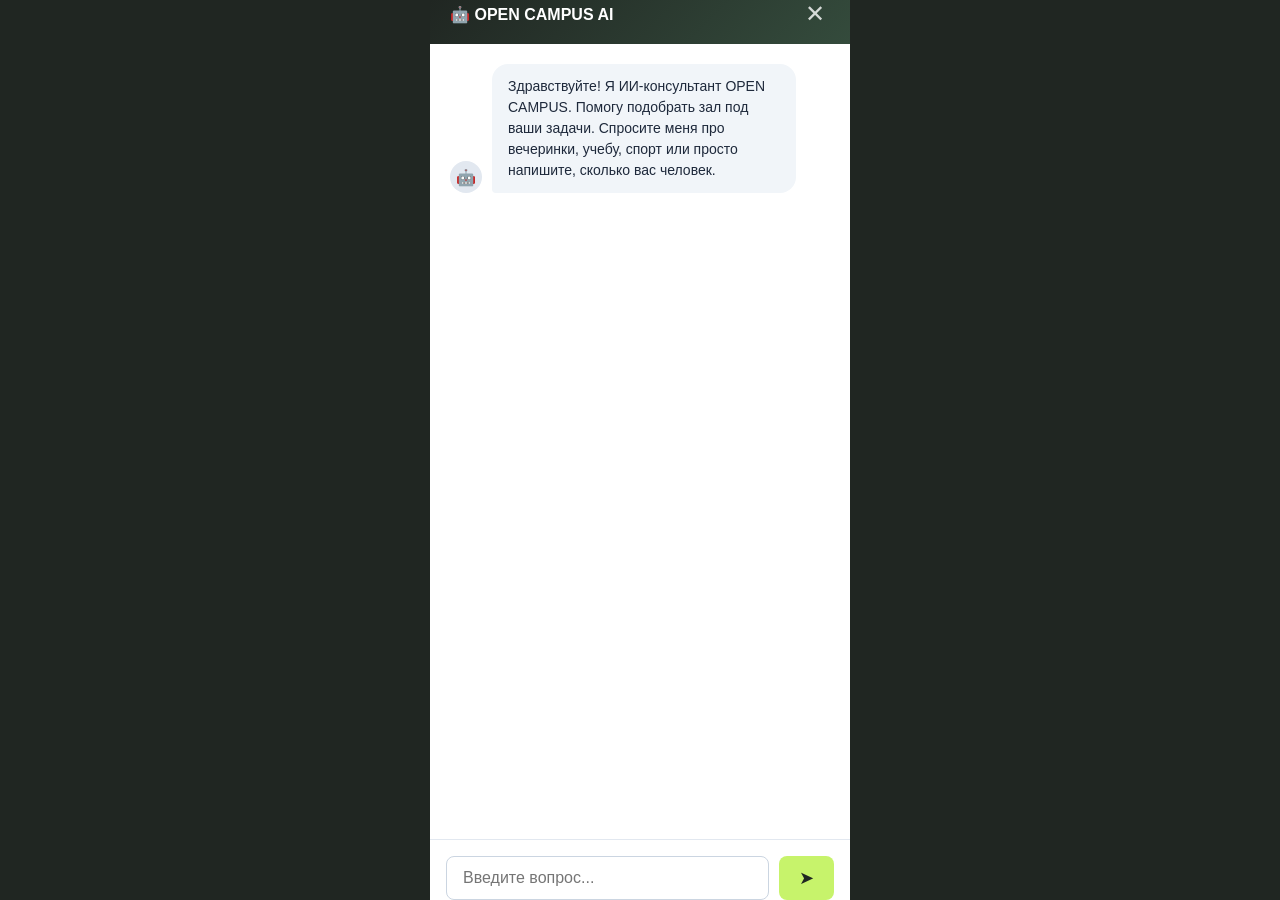
<file: ai.html>
<!DOCTYPE html>
<html lang="ru">
<head>
<meta charset="UTF-8">

<meta name="viewport" content="width=device-width, initial-scale=1.0, maximum-scale=1.0, user-scalable=no">
<title>ИИ-помощник | OPEN CAMPUS</title>
<style>
  * { box-sizing: border-box; margin: 0; padding: 0; font-family: 'Segoe UI', Tahoma, Geneva, Verdana, sans-serif; }
  body { background: #202622; display: flex; justify-content: center; align-items: center; min-height: 100vh; padding: 0; }


  .chat-container {
    width: 100%; max-width: 420px; background: #fff;
    display: flex; flex-direction: column; height: 100vh; max-height: 100%; overflow: hidden;
  }

  .chat-header {
    background: #344b3c; color: #fff; padding: 16px 20px;
    display: flex; justify-content: space-between; align-items: center;
    padding-top: env(safe-area-inset-top, 16px); /* Отступ для айфонов */
  }
  .chat-header h2 { font-size: 16px; font-weight: 600; display: flex; align-items: center; gap: 8px; }

  .chat-header .close-btn {
    background: none; border: none; color: #fff; font-size: 24px;
    cursor: pointer; opacity: 0.8; transition: 0.2s; padding: 0 5px;
  }
  .chat-header .close-btn:hover { opacity: 1; }

  .chat-messages {
    flex: 1; padding: 20px; overflow-y: auto; background: #fff;
    display: flex; flex-direction: column; gap: 16px;
  }

  .message-row { display: flex; align-items: flex-end; gap: 10px; }
  .message-row.user { flex-direction: row-reverse; }

  .avatar {
    width: 32px; height: 32px; border-radius: 50%; background: #e2e8f0;
    display: flex; justify-content: center; align-items: center; font-size: 16px; flex-shrink: 0;
  }
  .message-row.user .avatar { background: #344b3c; color: white; font-weight: bold; font-size: 14px; }

  .bubble {
    max-width: 80%; padding: 12px 16px; border-radius: 16px;
    font-size: 14px; line-height: 1.5; color: #1e293b;
  }
  .message-row.bot .bubble { background: #f1f5f9; border-bottom-left-radius: 4px; }
  .message-row.user .bubble { background: #344b3c; color: #fff; border-bottom-right-radius: 4px; }

  .chat-input-area {
    padding: 16px; background: #fff; border-top: 1px solid #e2e8f0;
    display: flex; gap: 10px; padding-bottom: env(safe-area-inset-bottom, 16px);
  }
  .chat-input-area input {
    flex: 1; padding: 12px 16px; border: 1px solid #cbd5e1;
    border-radius: 8px; outline: none; font-size: 16px; /* Защита от зума на iOS */
  }
  .chat-input-area input:focus { border-color: #344b3c; box-shadow: 0 0 0 3px rgba(199, 243, 107, 0.25); }

  .chat-input-area button {
    background: #344b3c; color: #fff; border: none; border-radius: 8px;
    padding: 0 20px; cursor: pointer; font-size: 18px; transition: 0.2s;
  }

  .chat-input-area button:hover { background: #263a2e; }

  .chat-messages::-webkit-scrollbar { width: 6px; }
  .chat-messages::-webkit-scrollbar-thumb { background: #cbd5e1; border-radius: 3px; }

  .chat-header { background: linear-gradient(135deg, #202622, #344b3c); }
  .chat-input-area button { background: #c7f36b; color: #202622; }
  .chat-input-area button:hover { background: #b5e65a; }
  .message-row.user .bubble { background: #344b3c; }

</style>
</head>
<body>

<div class="chat-container">
  <div class="chat-header">

    <h2>🤖 OPEN CAMPUS AI</h2>
    <button class="close-btn" onclick="window.parent.postMessage('close-chat', '*')">✕</button>

  </div>

  <div class="chat-messages" id="chat-messages">
    <div class="message-row bot">
      <div class="avatar">🤖</div>

      <div class="bubble">Здравствуйте! Я ИИ-консультант OPEN CAMPUS. Помогу подобрать зал под ваши задачи. Спросите меня про вечеринки, учебу, спорт или просто напишите, сколько вас человек.</div>

    </div>
  </div>

  <div class="chat-input-area">
    <input type="text" id="chat-input" placeholder="Введите вопрос..." autocomplete="off">
    <button id="chat-send">➤</button>
  </div>
</div>

<script>
  const FAQ = [
    { 
      keys: ["вечерин", "праздн", "днюх", "тусов", "дискотек", "концерт", "день рожден"], 
      answer: "Для вечеринки или праздника лучше всего подойдет Актовый зал (до 50 человек). Там есть сцена, свет и хорошая звуковая система." 
    },
    { 
      keys: ["спорт", "физкультур", "трениров", "играть", "мяч", "зал для спорт"], 
      answer: "Для спортивных мероприятий и тренировок отлично подойдет спортивный зал. Он просторный, есть разметка и место для инвентаря." 
    },
    { 
      keys: ["учеб", "урок", "занят", "репетитор", "лекци", "семинар", "читать", "тихо"], 
      answer: "Для учебы, лекций или тихих занятий рекомендую Библиотеку или Читальный зал (до 15-20 человек). Там тихо, есть Wi-Fi и проектор." 
    },
    { 
      keys: ["цена", "стоимость", "сколько стоит", "прайс", "почём", "почем"], 
      answer: "Аренда Большого зала — 5000 сом/час, Библиотеки — 2000 сом/час. Точную стоимость можно посмотреть в карточке зала при бронировании." 
    },
    { 
      keys: ["оборудован", "проектор", "экран", "звук", "микрофон", "доска"], 
      answer: "В залах есть проектор, экран, Wi-Fi и звук. По запросу выдаем микрофон и флипчарт." 
    },
    { 
      keys: ["бронь", "забронировать", "резерв", "записаться"], 
      answer: "Забронировать помещение можно прямо на нашем сайте: выберите зал в каталоге и нажмите «Выбрать время»." 
    },
    {
      keys: ["привет", "здравств", "добрый", "хай"],
      answer: "Здравствуйте! 😊 Напишите, для какого мероприятия ищете зал и сколько вас человек, я подскажу лучший вариант."
    }
  ];

  const messagesContainer = document.getElementById('chat-messages');
  const inputField = document.getElementById('chat-input');
  const sendBtn = document.getElementById('chat-send');

  function addMessage(text, sender) {
    const row = document.createElement('div');
    row.className = `message-row ${sender}`;
    
    const avatar = document.createElement('div');
    avatar.className = 'avatar';
    avatar.textContent = sender === 'user' ? 'Я' : '🤖';
    
    const bubble = document.createElement('div');
    bubble.className = 'bubble';
    bubble.textContent = text;

    row.appendChild(avatar);
    row.appendChild(bubble);
    messagesContainer.appendChild(row);
    
    messagesContainer.scrollTop = messagesContainer.scrollHeight;
  }

  function getAnswer(text) {
    const lower = text.toLowerCase().trim();

    // Умный поиск по цифрам (например, "20 человек", "15 гостей")
    const numbers = lower.match(/\d+/g);
    if (numbers) {
      const count = parseInt(numbers[0], 10);
      if (count > 0 && count <= 15) {
        return "Для компании из " + count + " человек отлично подойдет Библиотека (до 15 мест). Там уютно и тихо.";
      } else if (count > 15 && count <= 50) {
        return "Для " + count + " человек рекомендую Актовый зал (до 50 мест). Там достаточно места и есть проектор.";
      } else if (count > 50) {
        return "Для " + count + " человек лучше всего подойдет Большой актовый зал (до 120 мест) в Лицее №61.";
      }
    }

    // Поиск по ключевым словам
    const found = FAQ.find(item => item.keys.some(k => lower.includes(k)));
    if (found) return found.answer;

    return "Извините, я пока не знаю ответа на этот вопрос. Спросите про залы, вечеринки, учебу, цены или оборудование.";
  }

  function handleSend() {
    const text = inputField.value.trim();
    if (!text) return;

    addMessage(text, 'user');
    inputField.value = '';

    setTimeout(() => {
      const reply = getAnswer(text);
      addMessage(reply, 'bot');
    }, 500);
  }

  sendBtn.addEventListener('click', handleSend);
  inputField.addEventListener('keypress', (e) => {
    if (e.key === 'Enter') handleSend();
  });
</script>

</body>
</html>
</file>
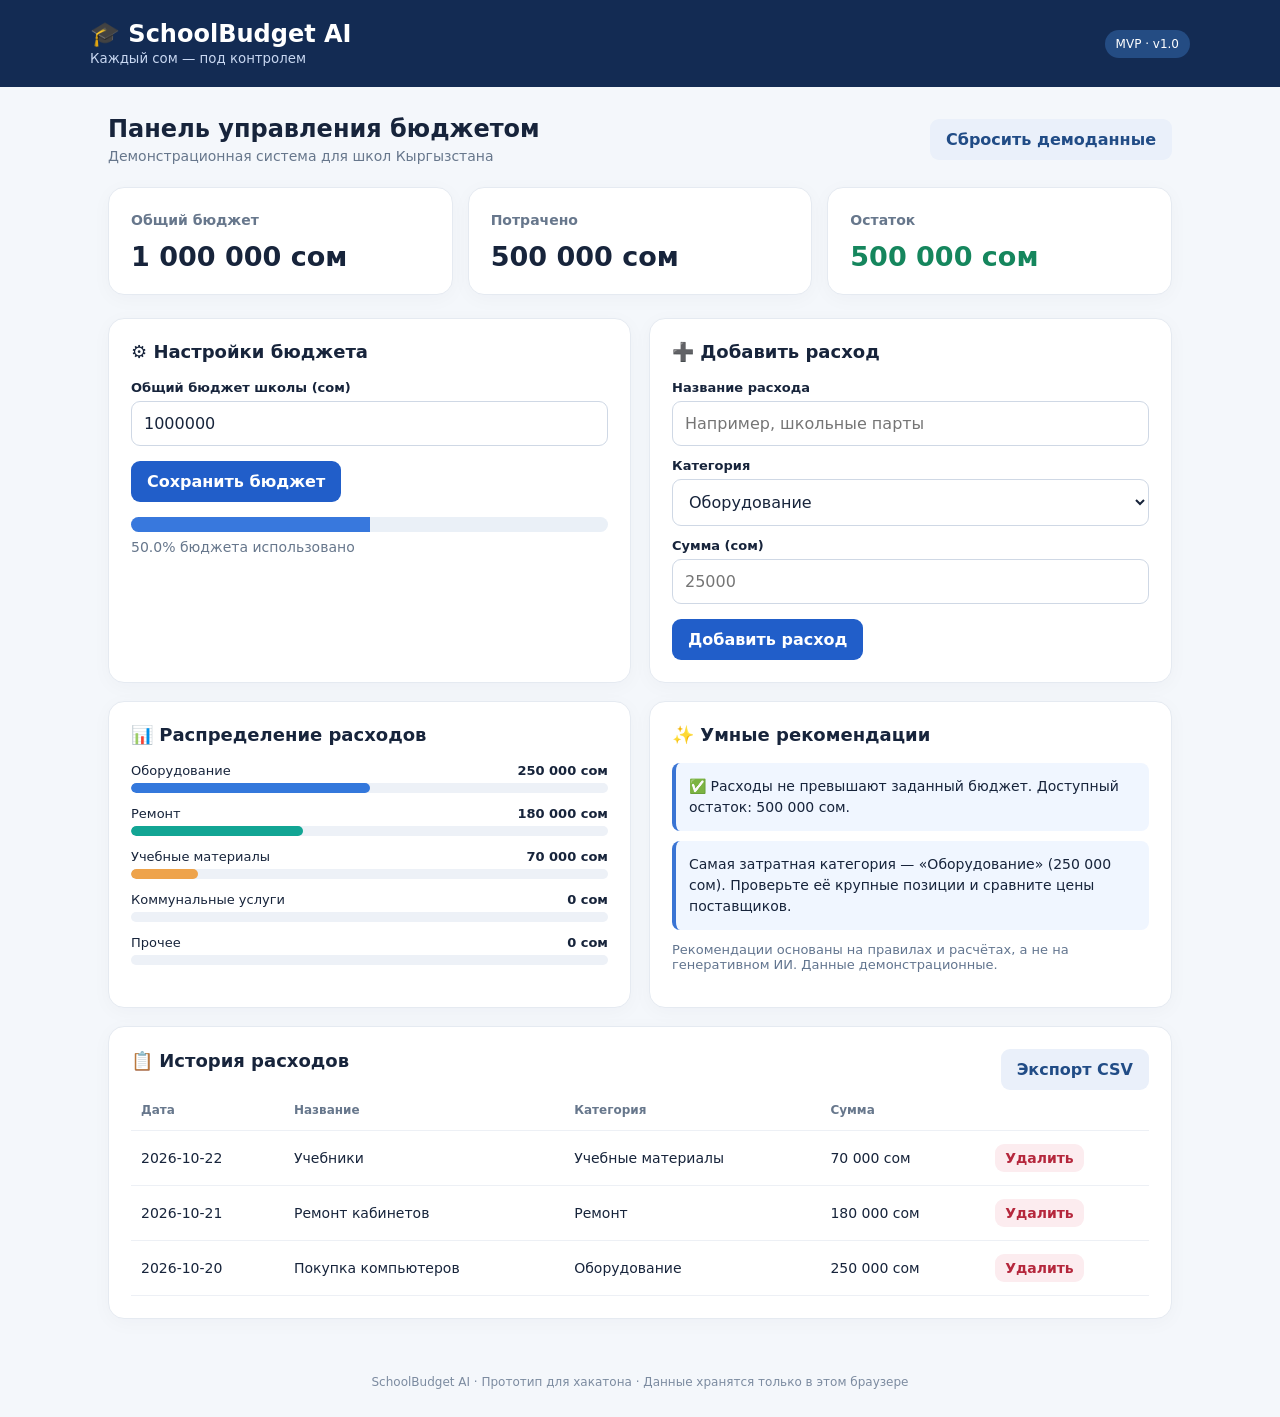
<file: schoolbudget_ai.html>
<!doctype html><html lang="ru"><head><meta charset="UTF-8"><meta name="viewport" content="width=device-width,initial-scale=1"><title>SchoolBudget AI — Панель бюджета</title><style>
:root{font-family:Inter,system-ui,-apple-system,Arial,sans-serif;color:#17243b;background:#f4f7fb}*{box-sizing:border-box}body{margin:0}header{background:#132b53;color:white;padding:20px max(20px,calc((100vw - 1100px)/2));display:flex;align-items:center;justify-content:space-between;gap:15px}header h1{font-size:24px;margin:0}header small{color:#c8d7f1}.pill{background:#244c83;padding:7px 11px;border-radius:20px;font-size:12px}main{max-width:1100px;margin:28px auto;padding:0 18px}.intro{display:flex;justify-content:space-between;gap:14px;align-items:center;flex-wrap:wrap}.intro h2{margin:0 0 5px}.muted{color:#67778c;font-size:14px}.cards{display:grid;grid-template-columns:repeat(3,1fr);gap:15px;margin:23px 0}.card,.panel{background:white;border:1px solid #e5eaf1;border-radius:16px;padding:22px;box-shadow:0 4px 20px #10213b08}.card b{display:block;font-size:27px;margin-top:12px;overflow-wrap:anywhere}.card .muted{font-weight:600}.green{color:#15865d}.red{color:#c53d47}.layout{display:grid;grid-template-columns:1fr 1fr;gap:18px}.panel h3{margin:0 0 18px;font-size:18px}label{display:block;font-size:13px;font-weight:650;margin:12px 0 6px}input,select{width:100%;padding:12px;border:1px solid #cfd8e5;border-radius:9px;background:white;font:inherit;color:#17243b}button{border:0;border-radius:9px;padding:11px 16px;font:inherit;font-weight:650;cursor:pointer;background:#215ec9;color:white}button:hover{filter:brightness(.94)}button.secondary{background:#eaf0fa;color:#214c86}button.danger{background:#fcecef;color:#b5273c;padding:6px 10px}button:focus-visible,input:focus-visible,select:focus-visible{outline:3px solid #9ec4ff}.actions{display:flex;gap:9px;flex-wrap:wrap;margin-top:15px}.progress{height:15px;border-radius:10px;background:#eaf0f7;overflow:hidden;margin:15px 0 7px}.progress>div{height:100%;background:#3878dd;transition:width .2s}.bars{display:flex;flex-direction:column;gap:13px}.barhead{display:flex;justify-content:space-between;font-size:13px;gap:12px}.track{height:10px;background:#edf1f7;border-radius:9px;overflow:hidden;margin-top:5px}.fill{height:100%;border-radius:9px}.tip{background:#f0f6ff;border-left:4px solid #3974d4;border-radius:8px;padding:13px;margin:10px 0;font-size:14px;line-height:1.5}.tablewrap{overflow-x:auto}table{border-collapse:collapse;width:100%;font-size:14px}th,td{text-align:left;padding:13px 10px;border-bottom:1px solid #edf0f5}th{color:#67778c;font-size:12px}footer{text-align:center;color:#7c8ba0;padding:28px;font-size:12px}.full{grid-column:1/-1}.notice{margin-top:12px;font-size:13px;color:#62758f}@media(max-width:720px){.cards{grid-template-columns:1fr}.layout{grid-template-columns:1fr}.card b{font-size:24px}header h1{font-size:20px}.panel{padding:16px}}
</style></head><body><header><div><h1>🎓 SchoolBudget AI</h1><small>Каждый сом — под контролем</small></div><span class="pill">MVP · v1.0</span></header><main><div class="intro"><div><h2>Панель управления бюджетом</h2><div class="muted">Демонстрационная система для школ Кыргызстана</div></div><button class="secondary" id="reset">Сбросить демоданные</button></div><section class="cards"><div class="card"><span class="muted">Общий бюджет</span><b id="total">—</b></div><div class="card"><span class="muted">Потрачено</span><b id="spent">—</b></div><div class="card"><span class="muted">Остаток</span><b id="remaining">—</b></div></section><div class="layout"><section class="panel"><h3>⚙️ Настройки бюджета</h3><label for="budget">Общий бюджет школы (сом)</label><input id="budget" type="number" min="0" step="1" placeholder="Например, 1000000"><div class="actions"><button id="saveBudget">Сохранить бюджет</button></div><div class="progress"><div id="progress"></div></div><div class="muted" id="percent"></div></section><section class="panel"><h3>➕ Добавить расход</h3><form id="expenseForm"><label for="name">Название расхода</label><input id="name" required maxlength="100" placeholder="Например, школьные парты"><label for="category">Категория</label><select id="category"><option>Оборудование</option><option>Ремонт</option><option>Учебные материалы</option><option>Коммунальные услуги</option><option>Прочее</option></select><label for="amount">Сумма (сом)</label><input id="amount" type="number" required min="1" step="0.01" placeholder="25000"><div class="actions"><button type="submit">Добавить расход</button></div></form></section><section class="panel"><h3>📊 Распределение расходов</h3><div id="bars" class="bars"></div></section><section class="panel"><h3>✨ Умные рекомендации</h3><div id="tips"></div><p class="notice">Рекомендации основаны на правилах и расчётах, а не на генеративном ИИ. Данные демонстрационные.</p></section><section class="panel full"><div class="intro"><h3>📋 История расходов</h3><button class="secondary" id="export">Экспорт CSV</button></div><div class="tablewrap"><table><thead><tr><th>Дата</th><th>Название</th><th>Категория</th><th>Сумма</th><th></th></tr></thead><tbody id="rows"></tbody></table></div></section></div></main><footer>SchoolBudget AI · Прототип для хакатона · Данные хранятся только в этом браузере</footer><script>
(()=>{'use strict';const KEY='schoolbudget_ai_v1';const categories=['Оборудование','Ремонт','Учебные материалы','Коммунальные услуги','Прочее'];const colors=['#3478dc','#12a594','#eea34b','#8d68c7','#e06a7d'];const demo=()=>({budget:1000000,expenses:[{id:'demo1',name:'Покупка компьютеров',category:'Оборудование',amount:250000,date:'2026-10-20'},{id:'demo2',name:'Ремонт кабинетов',category:'Ремонт',amount:180000,date:'2026-10-21'},{id:'demo3',name:'Учебники',category:'Учебные материалы',amount:70000,date:'2026-10-22'}]});let data;try{data=JSON.parse(localStorage.getItem(KEY))||demo();if(!Array.isArray(data.expenses)||!Number.isFinite(data.budget))throw Error('invalid')}catch{data=demo()}const $=id=>document.getElementById(id);const money=n=>new Intl.NumberFormat('ru-RU',{maximumFractionDigits:2}).format(n)+' сом';const save=()=>{try{localStorage.setItem(KEY,JSON.stringify(data))}catch{alert('Не удалось сохранить данные в браузере.')}};const el=(tag,text)=>{const x=document.createElement(tag);x.textContent=text;return x};function render(){const spent=data.expenses.reduce((s,e)=>s+Number(e.amount),0),remaining=data.budget-spent;$('total').textContent=money(data.budget);$('spent').textContent=money(spent);$('remaining').textContent=money(remaining);$('remaining').className=remaining<0?'red':'green';$('budget').value=data.budget;const percent=data.budget>0?spent/data.budget*100:0;$('progress').style.width=Math.min(100,percent)+'%';$('progress').style.background=percent>100?'#c53d47':percent>80?'#eea34b':'#3878dd';$('percent').textContent=data.budget>0?percent.toFixed(1)+'% бюджета использовано':'Укажите бюджет для расчёта процента';$('bars').replaceChildren();for(let i=0;i<categories.length;i++){const cat=categories[i],sum=data.expenses.filter(e=>e.category===cat).reduce((s,e)=>s+Number(e.amount),0);const item=el('div','');const head=el('div','');head.className='barhead';head.append(el('span',cat),el('strong',money(sum)));const track=el('div','');track.className='track';const fill=el('div','');fill.className='fill';fill.style.width=(spent?sum/spent*100:0)+'%';fill.style.background=colors[i];track.append(fill);item.append(head,track);$('bars').append(item)}$('tips').replaceChildren();const tips=[];if(data.budget===0)tips.push('Укажите общий бюджет школы, чтобы система могла оценить расходы.');else if(spent>data.budget)tips.push('⚠️ Расходы превышают бюджет на '+money(spent-data.budget)+'. Пересмотрите необязательные закупки.');else if(spent/data.budget>=.8)tips.push('⚠️ Использовано более 80% бюджета. Проверьте запланированные платежи и резерв.');else tips.push('✅ Расходы не превышают заданный бюджет. Доступный остаток: '+money(remaining)+'.');if(data.expenses.length){const sums=categories.map(c=>({c,sum:data.expenses.filter(e=>e.category===c).reduce((s,e)=>s+Number(e.amount),0)})).sort((a,b)=>b.sum-a.sum);tips.push('Самая затратная категория — «'+sums[0].c+'» ('+money(sums[0].sum)+'). Проверьте её крупные позиции и сравните цены поставщиков.')}else tips.push('Добавьте первый расход, чтобы получить рекомендации по категориям.');tips.forEach(t=>{const x=el('div',t);x.className='tip';$('tips').append(x)});$('rows').replaceChildren();if(!data.expenses.length){const tr=el('tr',''),td=el('td','Расходов пока нет');td.colSpan=5;tr.append(td);$('rows').append(tr)}for(const e of [...data.expenses].reverse()){const tr=el('tr','');[e.date,e.name,e.category,money(e.amount)].forEach(v=>tr.append(el('td',v)));const td=el('td',''),btn=el('button','Удалить');btn.className='danger';btn.setAttribute('aria-label','Удалить расход '+e.name);btn.addEventListener('click',()=>{if(confirm('Удалить расход «'+e.name+'»?')){data.expenses=data.expenses.filter(x=>x.id!==e.id);save();render()}});td.append(btn);tr.append(td);$('rows').append(tr)}}$('saveBudget').addEventListener('click',()=>{const v=Number($('budget').value);if(!Number.isFinite(v)||v<0||$('budget').value.trim()===''){alert('Введите корректный бюджет от 0 сом.');return}data.budget=v;save();render()});$('expenseForm').addEventListener('submit',ev=>{ev.preventDefault();const name=$('name').value.trim(),amount=Number($('amount').value),category=$('category').value;if(!name||!Number.isFinite(amount)||amount<=0||!categories.includes(category)){alert('Проверьте название, категорию и сумму расхода.');return}data.expenses.push({id:globalThis.crypto?.randomUUID?.()||String(Date.now())+Math.random(),name,category,amount,date:new Date().toLocaleDateString('en-CA')});save();render();$('expenseForm').reset()});$('reset').addEventListener('click',()=>{if(confirm('Удалить все изменения и восстановить демонстрационные данные?')){data=demo();save();render()}});$('export').addEventListener('click',()=>{const lines=[['Дата','Название','Категория','Сумма (сом)'],...data.expenses.map(e=>[e.date,e.name,e.category,e.amount])];const csv='\ufeff'+lines.map(row=>row.map(v=>'"'+String(v).replace(/"/g,'""')+'"').join(';')).join('\r\n');const blob=new Blob([csv],{type:'text/csv;charset=utf-8'}),url=URL.createObjectURL(blob),a=document.createElement('a');a.href=url;a.download='schoolbudget_expenses.csv';document.body.append(a);a.click();a.remove();setTimeout(()=>URL.revokeObjectURL(url),1000)});render()})();
</script></body></html>
</file>
